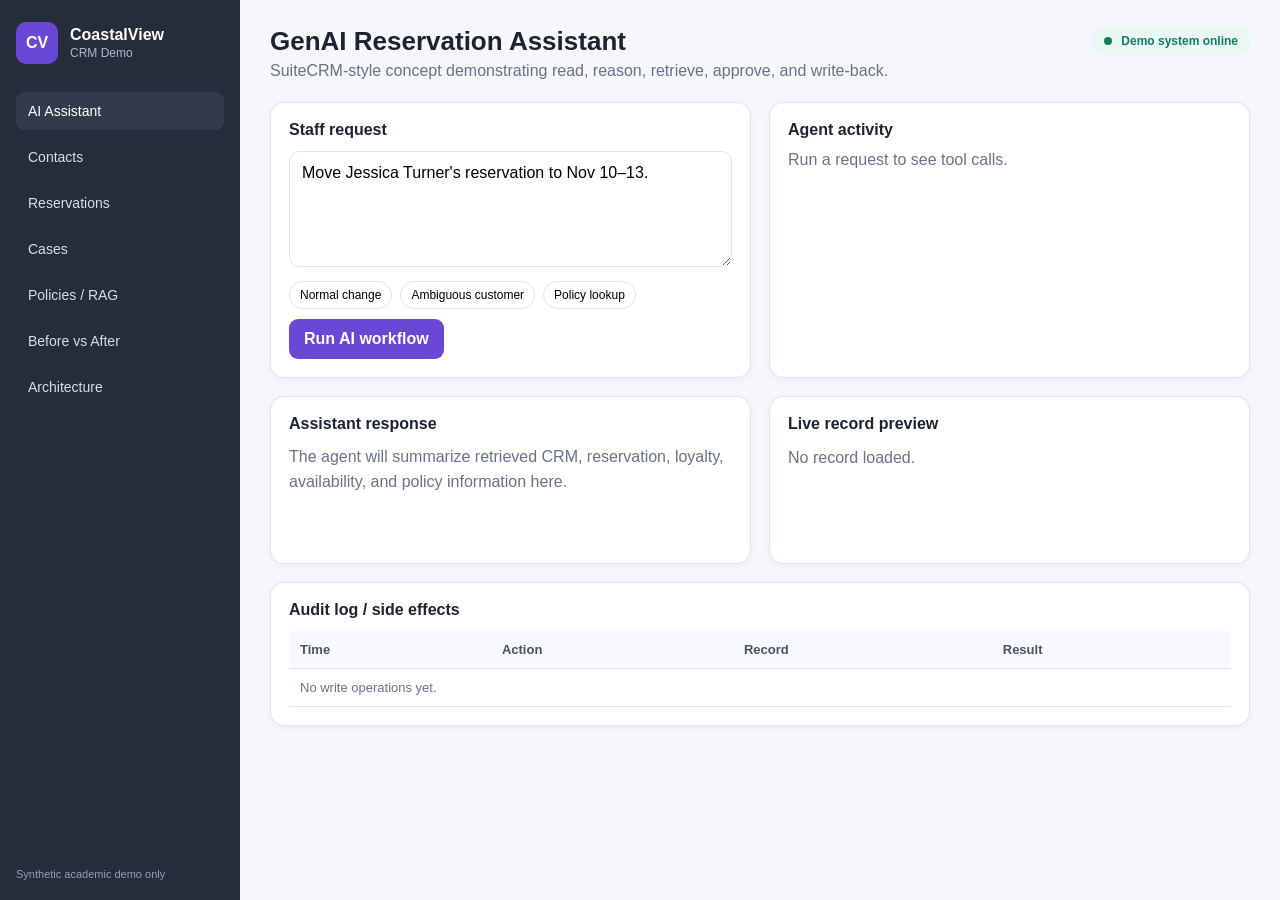
<file: original_frontend_backup/index.html>
<!doctype html>
<html lang="en">
<head>
<meta charset="utf-8"/>
<meta name="viewport" content="width=device-width, initial-scale=1"/>
<title>CoastalView CRM + GenAI Demo</title>
<link rel="stylesheet" href="styles.css"/>
</head>
<body>
<div class="app-shell">
  <aside class="sidebar">
    <div class="brand">
      <div class="logo">CV</div>
      <div><strong>CoastalView</strong><span>CRM Demo</span></div>
    </div>
    <nav>
      <button class="nav active" data-view="assistant">AI Assistant</button>
      <button class="nav" data-view="contacts">Contacts</button>
      <button class="nav" data-view="reservations">Reservations</button>
      <button class="nav" data-view="cases">Cases</button>
      <button class="nav" data-view="policies">Policies / RAG</button>
      <button class="nav" data-view="metrics">Before vs After</button>
      <button class="nav" data-view="architecture">Architecture</button>
    </nav>
    <div class="synthetic">Synthetic academic demo only</div>
  </aside>

  <main class="main">
    <header class="topbar">
      <div>
        <h1 id="viewTitle">GenAI Reservation Assistant</h1>
        <p id="viewSubtitle">SuiteCRM-style concept demonstrating read, reason, retrieve, approve, and write-back.</p>
      </div>
      <div class="status-pill"><span class="dot"></span> Demo system online</div>
    </header>

    <section id="assistant" class="view active">
      <div class="grid two">
        <div class="card">
          <div class="card-title">Staff request</div>
          <textarea id="promptBox" rows="5">Move Jessica Turner's reservation to Nov 10–13.</textarea>
          <div class="quick-actions">
            <button class="chip" data-prompt="Move Jessica Turner's reservation to Nov 10–13.">Normal change</button>
            <button class="chip" data-prompt="Change John Smith's reservation.">Ambiguous customer</button>
            <button class="chip" data-prompt="What benefits does Jessica Turner get as a Gold member?">Policy lookup</button>
          </div>
          <button id="runBtn" class="primary">Run AI workflow</button>
        </div>
        <div class="card">
          <div class="card-title">Agent activity</div>
          <div id="toolTimeline" class="timeline empty">Run a request to see tool calls.</div>
        </div>
      </div>

      <div class="grid two lower">
        <div class="card">
          <div class="card-title">Assistant response</div>
          <div id="assistantResponse" class="response muted">The agent will summarize retrieved CRM, reservation, loyalty, availability, and policy information here.</div>
          <div id="approvalArea"></div>
        </div>
        <div class="card">
          <div class="card-title">Live record preview</div>
          <div id="recordPreview" class="record-preview muted">No record loaded.</div>
        </div>
      </div>

      <div class="card lower">
        <div class="card-title">Audit log / side effects</div>
        <table>
          <thead><tr><th>Time</th><th>Action</th><th>Record</th><th>Result</th></tr></thead>
          <tbody id="auditBody"><tr><td colspan="4" class="muted">No write operations yet.</td></tr></tbody>
        </table>
      </div>
    </section>

    <section id="contacts" class="view">
      <div class="card">
        <div class="card-title">CRM Contacts</div>
        <p class="muted">This represents the contact information a staff user would normally search in SuiteCRM.</p>
        <table id="contactsTable"></table>
      </div>
    </section>

    <section id="reservations" class="view">
      <div class="card">
        <div class="card-title">Reservation Database</div>
        <p class="muted">Separate operational reservation data connected to the AI through tools.</p>
        <table id="reservationsTable"></table>
      </div>
    </section>

    <section id="cases" class="view">
      <div class="card">
        <div class="card-title">CRM Cases</div>
        <p class="muted">Write-back actions create or update case records after staff approval.</p>
        <table>
          <thead><tr><th>Case ID</th><th>Customer</th><th>Type</th><th>Status</th><th>Resolution</th></tr></thead>
          <tbody id="casesBody">
            <tr><td>CASE9001</td><td>Jessica Turner</td><td>Reservation Modification Request</td><td><span class="badge warn">New</span></td><td>Awaiting action</td></tr>
          </tbody>
        </table>
      </div>
    </section>

    <section id="policies" class="view">
      <div class="grid two">
        <div class="card">
          <div class="card-title">Policy knowledge base</div>
          <input id="policySearch" placeholder="Search policy, e.g. Gold late checkout"/>
          <button id="policyBtn" class="secondary">Retrieve relevant policy</button>
          <div id="policyResult" class="policy-result muted">Search to demonstrate RAG-style retrieval.</div>
        </div>
        <div class="card">
          <div class="card-title">How the AI uses policies</div>
          <ol class="steps">
            <li>User asks a business question.</li>
            <li>Agent searches the policy knowledge base.</li>
            <li>Relevant policy text is added to model context.</li>
            <li>Agent answers using that policy instead of guessing.</li>
          </ol>
        </div>
      </div>
    </section>

    <section id="metrics" class="view">
      <div class="card">
        <div class="card-title">Baseline vs GenAI-assisted process</div>
        <table>
          <thead><tr><th>Metric</th><th>Manual workflow</th><th>GenAI prototype</th><th>Target improvement</th></tr></thead>
          <tbody>
            <tr><td>Systems manually opened</td><td>3</td><td>1</td><td>67% fewer</td></tr>
            <tr><td>Manual searches</td><td>3–5</td><td>0–1</td><td>Major reduction</td></tr>
            <tr><td>Typical handling time</td><td>4–6 min</td><td>~1 min</td><td>~75% faster</td></tr>
            <tr><td>Policy lookup</td><td>Manual document search</td><td>Retrieved in context</td><td>Faster + consistent</td></tr>
            <tr><td>Write-back</td><td>Manual entry</td><td>Tool call after approval</td><td>Less repetitive entry</td></tr>
          </tbody>
        </table>
        <div class="note">Replace these target values with your measured results after you run your own test scenarios.</div>
      </div>
    </section>

    <section id="architecture" class="view">
      <div class="card">
        <div class="card-title">Proposed architecture</div>
        <div class="architecture">
          <div class="node primary-node">Staff user</div><div class="arrow">→</div>
          <div class="node ai-node">GenAI Agent<br><small>prompt + tool calling</small></div><div class="arrow">→</div>
          <div class="stack">
            <div class="node">CRM contacts/cases</div>
            <div class="node">Reservation database</div>
            <div class="node">Loyalty records</div>
            <div class="node">Policy RAG</div>
          </div>
        </div>
        <div class="callout">
          <strong>Important:</strong> this site is a working front-end prototype. The next development step is to replace its browser-side demo functions with real Python/API tool calls to your SQLite database and, if desired, SuiteCRM.
        </div>
      </div>
    </section>
  </main>
</div>
<script src="app.js"></script>
</body>
</html>
</file>
<file: original_frontend_backup/styles.css>
:root{
  --bg:#f5f7fb; --panel:#ffffff; --ink:#1b2430; --muted:#687386; --border:#dfe5ee;
  --nav:#252d3a; --nav2:#313b4d; --accent:#6a47d5; --accent2:#ece8ff; --good:#147d64; --warn:#b26a00;
}
*{box-sizing:border-box} body{margin:0;font-family:Inter,Segoe UI,Arial,sans-serif;background:var(--bg);color:var(--ink)}
.app-shell{display:flex;min-height:100vh}.sidebar{width:240px;background:var(--nav);color:#fff;padding:22px 16px;position:fixed;inset:0 auto 0 0}
.brand{display:flex;gap:12px;align-items:center;margin-bottom:28px}.brand span{display:block;font-size:12px;color:#aeb8c8;margin-top:2px}.logo{width:42px;height:42px;border-radius:10px;background:var(--accent);display:grid;place-items:center;font-weight:800}
nav{display:flex;flex-direction:column;gap:8px}.nav{border:0;background:transparent;color:#d8deea;text-align:left;padding:11px 12px;border-radius:8px;cursor:pointer;font-size:14px}.nav:hover,.nav.active{background:var(--nav2);color:#fff}
.synthetic{position:absolute;bottom:20px;font-size:11px;color:#93a0b4}.main{margin-left:240px;width:calc(100% - 240px);padding:26px 30px 50px}
.topbar{display:flex;justify-content:space-between;align-items:flex-start;margin-bottom:22px}.topbar h1{margin:0 0 5px;font-size:26px}.topbar p{margin:0;color:var(--muted)}
.status-pill{background:#e9f8f3;color:var(--good);padding:8px 12px;border-radius:999px;font-size:12px;font-weight:700}.dot{display:inline-block;width:8px;height:8px;background:var(--good);border-radius:50%;margin-right:6px}
.view{display:none}.view.active{display:block}.grid.two{display:grid;grid-template-columns:1fr 1fr;gap:18px}.lower{margin-top:18px}
.card{background:var(--panel);border:1px solid var(--border);border-radius:14px;padding:18px;box-shadow:0 2px 8px rgba(23,31,45,.04)}
.card-title{font-weight:800;margin-bottom:12px}textarea,input{width:100%;border:1px solid var(--border);border-radius:10px;padding:12px;font:inherit;background:#fff}textarea{resize:vertical}
button{font:inherit}.primary,.secondary{border:0;border-radius:9px;padding:11px 15px;font-weight:700;cursor:pointer}.primary{background:var(--accent);color:#fff}.secondary{background:#e8edf5;color:#263142;margin-top:10px}
.quick-actions{display:flex;gap:8px;flex-wrap:wrap;margin:10px 0}.chip{border:1px solid var(--border);background:#fff;border-radius:999px;padding:6px 10px;font-size:12px;cursor:pointer}
.timeline{min-height:160px}.timeline.empty,.muted{color:var(--muted)}.tool{display:flex;gap:10px;padding:8px 0;border-bottom:1px solid #eef1f5}.tool:last-child{border:0}.tool .check{color:var(--good);font-weight:800}
.response{line-height:1.55;min-height:100px}.approval{margin-top:14px;padding-top:14px;border-top:1px solid var(--border);display:flex;gap:10px}.danger{background:#fff3ef;color:#a33c1f;border:1px solid #ffd7cc}
.record-preview{line-height:1.65}.kv{display:grid;grid-template-columns:140px 1fr;padding:5px 0}.kv b{color:#475467}
table{width:100%;border-collapse:collapse;font-size:13px}th,td{padding:11px;border-bottom:1px solid var(--border);text-align:left;vertical-align:top}th{background:#f7f9fc;color:#475467}
.badge{display:inline-block;padding:3px 8px;border-radius:999px;font-size:11px;font-weight:700}.badge.warn{background:#fff4dc;color:var(--warn)}.badge.good{background:#e9f8f3;color:var(--good)}
.policy-result{margin-top:14px;padding:14px;background:#f8f7ff;border:1px solid #e1dcff;border-radius:10px;line-height:1.5}.steps{line-height:1.8;color:#465064}
.note,.callout{margin-top:16px;padding:12px 14px;border-radius:10px;background:#fff8e8;border:1px solid #f1ddae;color:#665020}.architecture{display:flex;align-items:center;justify-content:center;gap:18px;padding:32px 10px}.node{border:1px solid var(--border);background:#fff;border-radius:10px;padding:14px 18px;text-align:center;min-width:150px}.primary-node{background:#eef6ff}.ai-node{background:var(--accent2);border-color:#cfc4ff}.arrow{font-size:26px;color:#788399}.stack{display:flex;flex-direction:column;gap:8px}
@media(max-width:900px){.sidebar{position:static;width:100%;height:auto}.app-shell{display:block}.synthetic{display:none}.main{margin-left:0;width:100%}.grid.two{grid-template-columns:1fr}.topbar{display:block}.status-pill{display:inline-block;margin-top:12px}.architecture{flex-direction:column}.arrow{transform:rotate(90deg)}}
</file>
